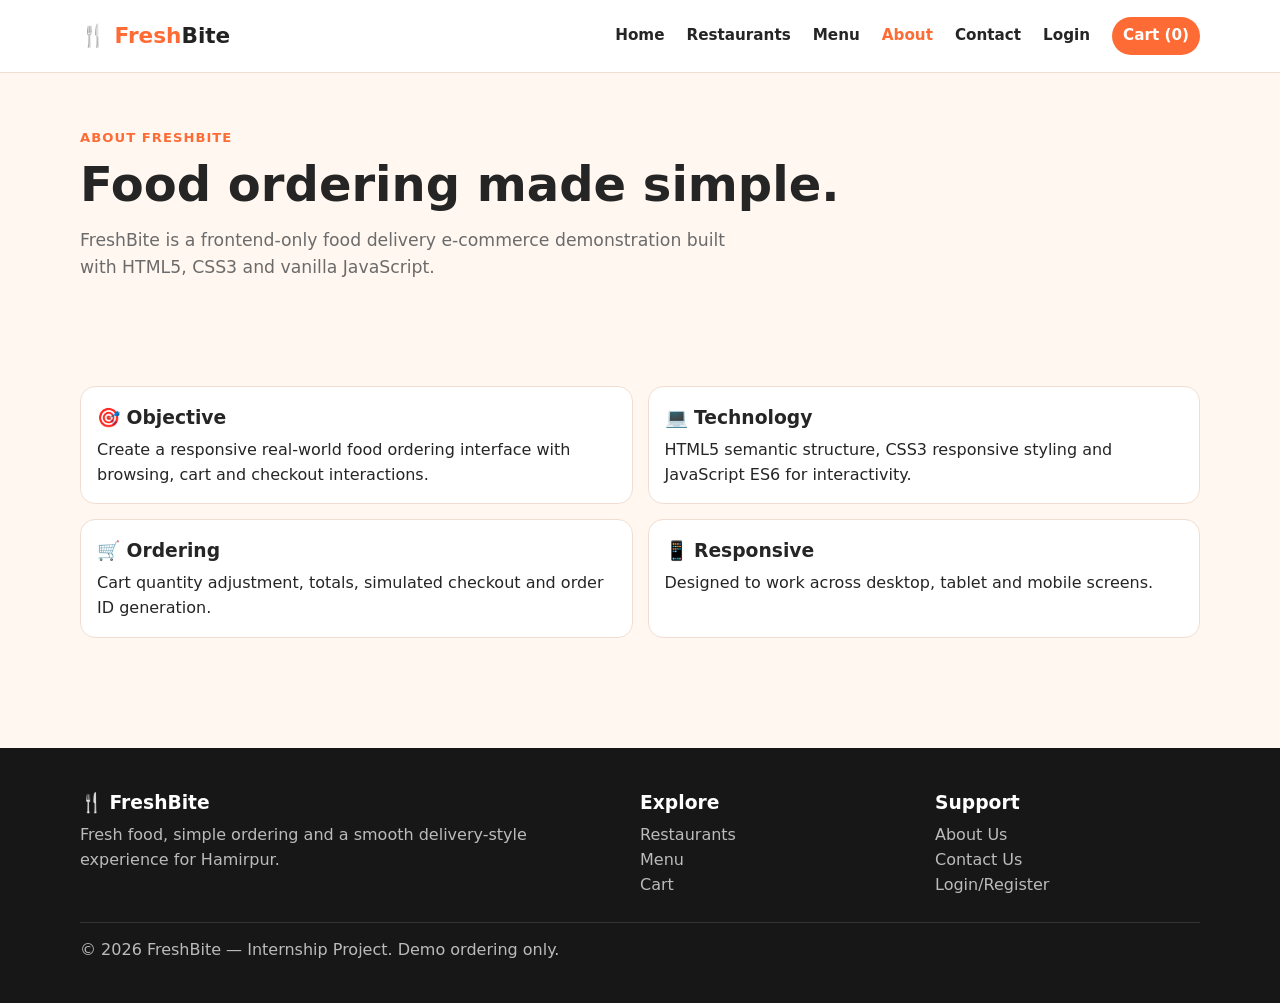
<file: about.html>
<!doctype html><html lang="en"><head><meta charset="utf-8"><meta name="viewport" content="width=device-width,initial-scale=1"><meta name="description" content="FreshBite online food ordering internship project for Hamirpur, Himachal Pradesh"><title>About Us | FreshBite</title><link rel="stylesheet" href="style.css"></head><body><header><div class="container nav">
<a class="logo" href="index.html">🍴 Fresh<span>Bite</span></a>
<button class="menu-btn" aria-label="Menu">☰</button>
<nav class="navlinks">
<a class="" href="index.html">Home</a>
<a class="" href="restaurants.html">Restaurants</a>
<a class="" href="menu.html">Menu</a>
<a class="active" href="about.html">About</a>
<a class="" href="contact.html">Contact</a>
<a href="auth.html">Login</a>
<a class="cart-pill" href="cart.html">Cart (<span class="cart-count">0</span>)</a>
</nav></div></header><main><section class="page-title"><div class="container"><div class="eyebrow">About FreshBite</div><h1 style="font-size:3rem">Food ordering made simple.</h1><p class="lead">FreshBite is a frontend-only food delivery e-commerce demonstration built with HTML5, CSS3 and vanilla JavaScript.</p></div></section><section class="section"><div class="container"><div class="feature-list"><div class="feature"><h3>🎯 Objective</h3><p>Create a responsive real-world food ordering interface with browsing, cart and checkout interactions.</p></div><div class="feature"><h3>💻 Technology</h3><p>HTML5 semantic structure, CSS3 responsive styling and JavaScript ES6 for interactivity.</p></div><div class="feature"><h3>🛒 Ordering</h3><p>Cart quantity adjustment, totals, simulated checkout and order ID generation.</p></div><div class="feature"><h3>📱 Responsive</h3><p>Designed to work across desktop, tablet and mobile screens.</p></div></div></div></section></main><footer><div class="container footer-grid">
<div><h3>🍴 FreshBite</h3><p>Fresh food, simple ordering and a smooth delivery-style experience for Hamirpur.</p></div>
<div><h3>Explore</h3><p><a href="restaurants.html">Restaurants</a></p><p><a href="menu.html">Menu</a></p><p><a href="cart.html">Cart</a></p></div>
<div><h3>Support</h3><p><a href="about.html">About Us</a></p><p><a href="contact.html">Contact Us</a></p><p><a href="auth.html">Login/Register</a></p></div>
</div><div class="container" style="margin-top:25px;border-top:1px solid #333;padding-top:15px"><p>© <span id="year"></span> FreshBite — Internship Project. Demo ordering only.</p></div></footer><div id="toast" class="toast"></div><script src="app.js"></script></body></html>
</file>
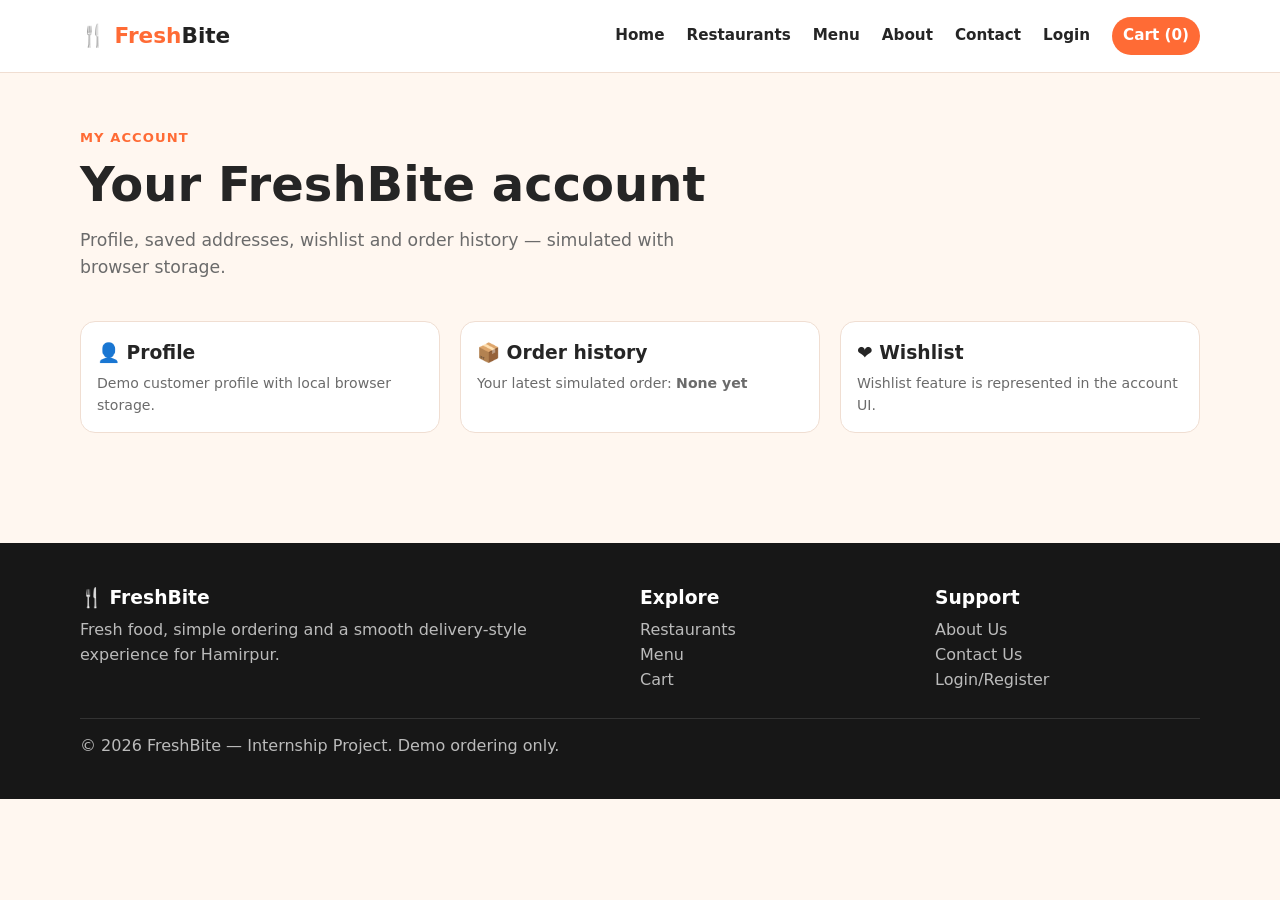
<file: account.html>
<!doctype html><html lang="en"><head><meta charset="utf-8"><meta name="viewport" content="width=device-width,initial-scale=1"><meta name="description" content="FreshBite online food ordering internship project for Hamirpur, Himachal Pradesh"><title>User Account | FreshBite</title><link rel="stylesheet" href="style.css"></head><body><header><div class="container nav">
<a class="logo" href="index.html">🍴 Fresh<span>Bite</span></a>
<button class="menu-btn" aria-label="Menu">☰</button>
<nav class="navlinks">
<a class="" href="index.html">Home</a>
<a class="" href="restaurants.html">Restaurants</a>
<a class="" href="menu.html">Menu</a>
<a class="" href="about.html">About</a>
<a class="" href="contact.html">Contact</a>
<a href="auth.html">Login</a>
<a class="cart-pill" href="cart.html">Cart (<span class="cart-count">0</span>)</a>
</nav></div></header><main><section class="page-title"><div class="container"><div class="eyebrow">My account</div><h1 style="font-size:3rem">Your FreshBite account</h1><p class="lead">Profile, saved addresses, wishlist and order history — simulated with browser storage.</p></div></section><section class="section" style="padding-top:10px"><div class="container"><div class="grid"><div class="feature"><h3>👤 Profile</h3><p class="small">Demo customer profile with local browser storage.</p></div><div class="feature"><h3>📦 Order history</h3><p class="small">Your latest simulated order: <b id="lastOrder">None yet</b></p></div><div class="feature"><h3>❤️ Wishlist</h3><p class="small">Wishlist feature is represented in the account UI.</p></div></div></div></section><script>document.addEventListener('DOMContentLoaded',()=>{document.getElementById('lastOrder').textContent=localStorage.getItem('freshbiteLastOrder')||'None yet'})</script></main><footer><div class="container footer-grid">
<div><h3>🍴 FreshBite</h3><p>Fresh food, simple ordering and a smooth delivery-style experience for Hamirpur.</p></div>
<div><h3>Explore</h3><p><a href="restaurants.html">Restaurants</a></p><p><a href="menu.html">Menu</a></p><p><a href="cart.html">Cart</a></p></div>
<div><h3>Support</h3><p><a href="about.html">About Us</a></p><p><a href="contact.html">Contact Us</a></p><p><a href="auth.html">Login/Register</a></p></div>
</div><div class="container" style="margin-top:25px;border-top:1px solid #333;padding-top:15px"><p>© <span id="year"></span> FreshBite — Internship Project. Demo ordering only.</p></div></footer><div id="toast" class="toast"></div><script src="app.js"></script></body></html>
</file>
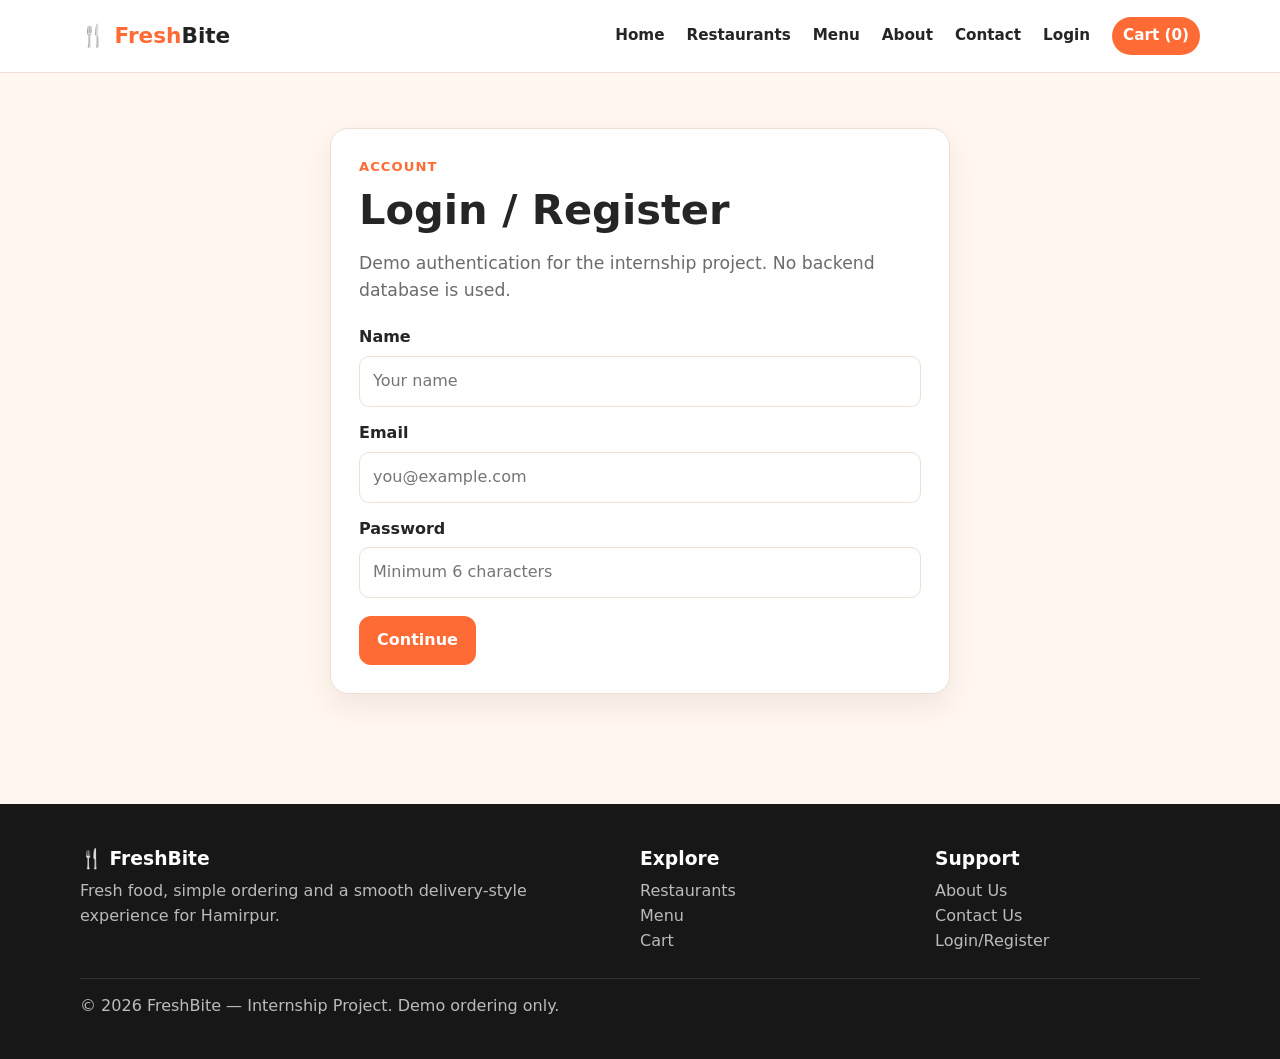
<file: auth.html>
<!doctype html><html lang="en"><head><meta charset="utf-8"><meta name="viewport" content="width=device-width,initial-scale=1"><meta name="description" content="FreshBite online food ordering internship project for Hamirpur, Himachal Pradesh"><title>Login / Register | FreshBite</title><link rel="stylesheet" href="style.css"></head><body><header><div class="container nav">
<a class="logo" href="index.html">🍴 Fresh<span>Bite</span></a>
<button class="menu-btn" aria-label="Menu">☰</button>
<nav class="navlinks">
<a class="" href="index.html">Home</a>
<a class="" href="restaurants.html">Restaurants</a>
<a class="" href="menu.html">Menu</a>
<a class="" href="about.html">About</a>
<a class="" href="contact.html">Contact</a>
<a href="auth.html">Login</a>
<a class="cart-pill" href="cart.html">Cart (<span class="cart-count">0</span>)</a>
</nav></div></header><main><section class="section"><div class="container" style="max-width:620px"><div class="card" style="padding:28px"><div class="eyebrow">Account</div><h1 style="font-size:2.6rem">Login / Register</h1><p class="lead">Demo authentication for the internship project. No backend database is used.</p><form id="authForm" style="margin-top:22px"><div class="form-group"><label>Name</label><input class="form-control" required placeholder="Your name"></div><div class="form-group" style="margin-top:14px"><label>Email</label><input id="email" type="email" class="form-control" required placeholder="you@example.com"></div><div class="form-group" style="margin-top:14px"><label>Password</label><input type="password" class="form-control" required minlength="6" placeholder="Minimum 6 characters"></div><button class="btn btn-primary" style="margin-top:18px" type="submit">Continue</button></form></div></div></section></main><footer><div class="container footer-grid">
<div><h3>🍴 FreshBite</h3><p>Fresh food, simple ordering and a smooth delivery-style experience for Hamirpur.</p></div>
<div><h3>Explore</h3><p><a href="restaurants.html">Restaurants</a></p><p><a href="menu.html">Menu</a></p><p><a href="cart.html">Cart</a></p></div>
<div><h3>Support</h3><p><a href="about.html">About Us</a></p><p><a href="contact.html">Contact Us</a></p><p><a href="auth.html">Login/Register</a></p></div>
</div><div class="container" style="margin-top:25px;border-top:1px solid #333;padding-top:15px"><p>© <span id="year"></span> FreshBite — Internship Project. Demo ordering only.</p></div></footer><div id="toast" class="toast"></div><script src="app.js"></script></body></html>
</file>
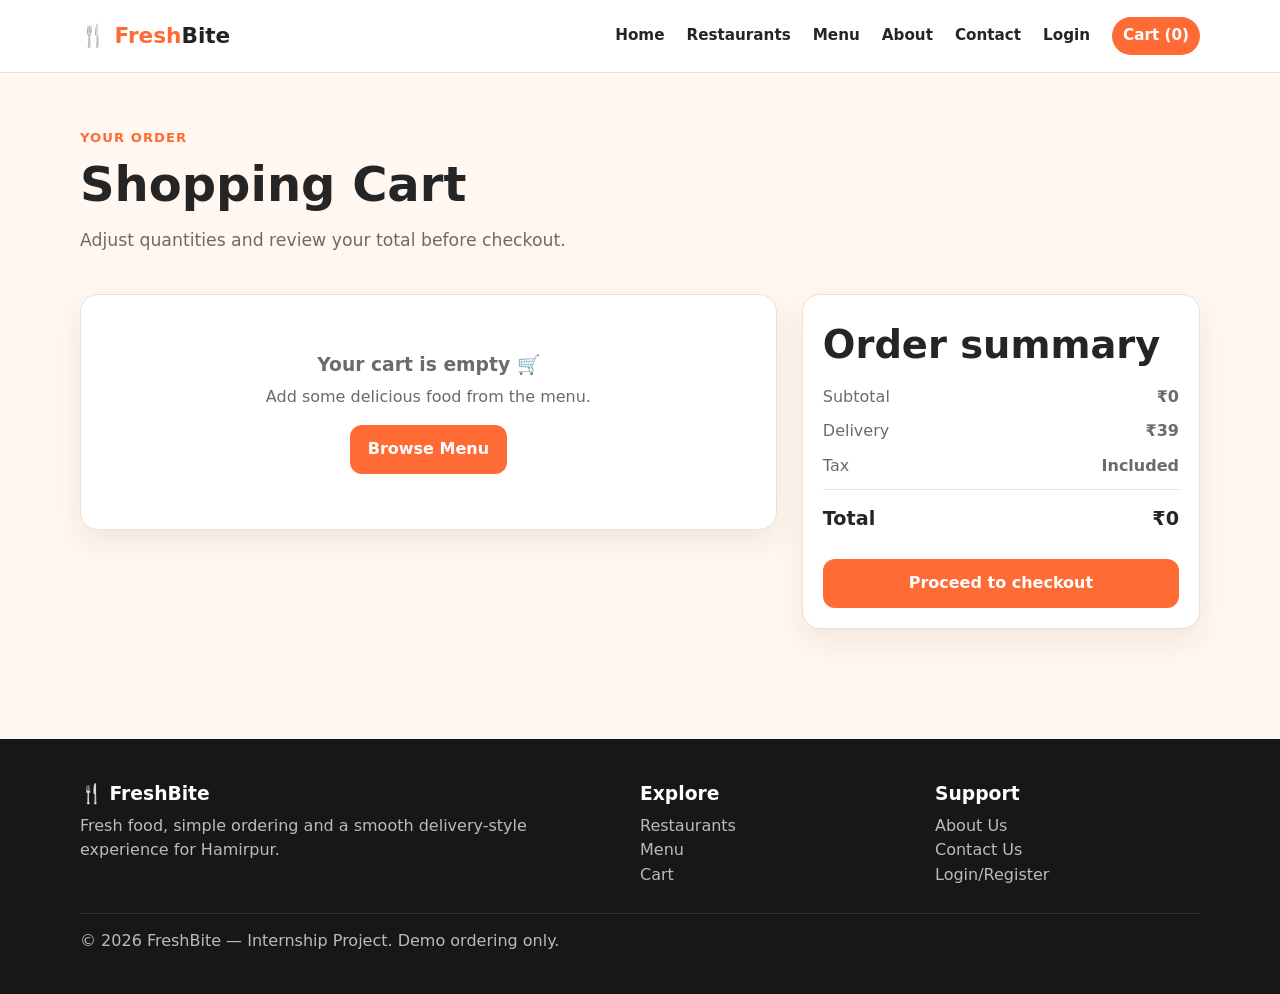
<file: cart.html>
<!doctype html><html lang="en"><head><meta charset="utf-8"><meta name="viewport" content="width=device-width,initial-scale=1"><meta name="description" content="FreshBite online food ordering internship project for Hamirpur, Himachal Pradesh"><title>Shopping Cart | FreshBite</title><link rel="stylesheet" href="style.css"></head><body><header><div class="container nav">
<a class="logo" href="index.html">🍴 Fresh<span>Bite</span></a>
<button class="menu-btn" aria-label="Menu">☰</button>
<nav class="navlinks">
<a class="" href="index.html">Home</a>
<a class="" href="restaurants.html">Restaurants</a>
<a class="" href="menu.html">Menu</a>
<a class="" href="about.html">About</a>
<a class="" href="contact.html">Contact</a>
<a href="auth.html">Login</a>
<a class="cart-pill" href="cart.html">Cart (<span class="cart-count">0</span>)</a>
</nav></div></header><main><section class="page-title"><div class="container"><div class="eyebrow">Your order</div><h1 style="font-size:3rem">Shopping Cart</h1><p class="lead">Adjust quantities and review your total before checkout.</p></div></section><section class="section" style="padding-top:10px"><div class="container cart-layout"><div class="card"><div id="cartItems"></div></div><aside class="summary"><h2>Order summary</h2><div class="summary-row"><span>Subtotal</span><b id="subtotal">₹0</b></div><div class="summary-row"><span>Delivery</span><b>₹39</b></div><div class="summary-row"><span>Tax</span><b>Included</b></div><div class="summary-row total"><span>Total</span><b id="total">₹39</b></div><a class="btn btn-primary" href="checkout.html" style="width:100%;margin-top:15px">Proceed to checkout</a></aside></div></section></main><footer><div class="container footer-grid">
<div><h3>🍴 FreshBite</h3><p>Fresh food, simple ordering and a smooth delivery-style experience for Hamirpur.</p></div>
<div><h3>Explore</h3><p><a href="restaurants.html">Restaurants</a></p><p><a href="menu.html">Menu</a></p><p><a href="cart.html">Cart</a></p></div>
<div><h3>Support</h3><p><a href="about.html">About Us</a></p><p><a href="contact.html">Contact Us</a></p><p><a href="auth.html">Login/Register</a></p></div>
</div><div class="container" style="margin-top:25px;border-top:1px solid #333;padding-top:15px"><p>© <span id="year"></span> FreshBite — Internship Project. Demo ordering only.</p></div></footer><div id="toast" class="toast"></div><script src="app.js?v=2"></script></script></body></html>
</file>
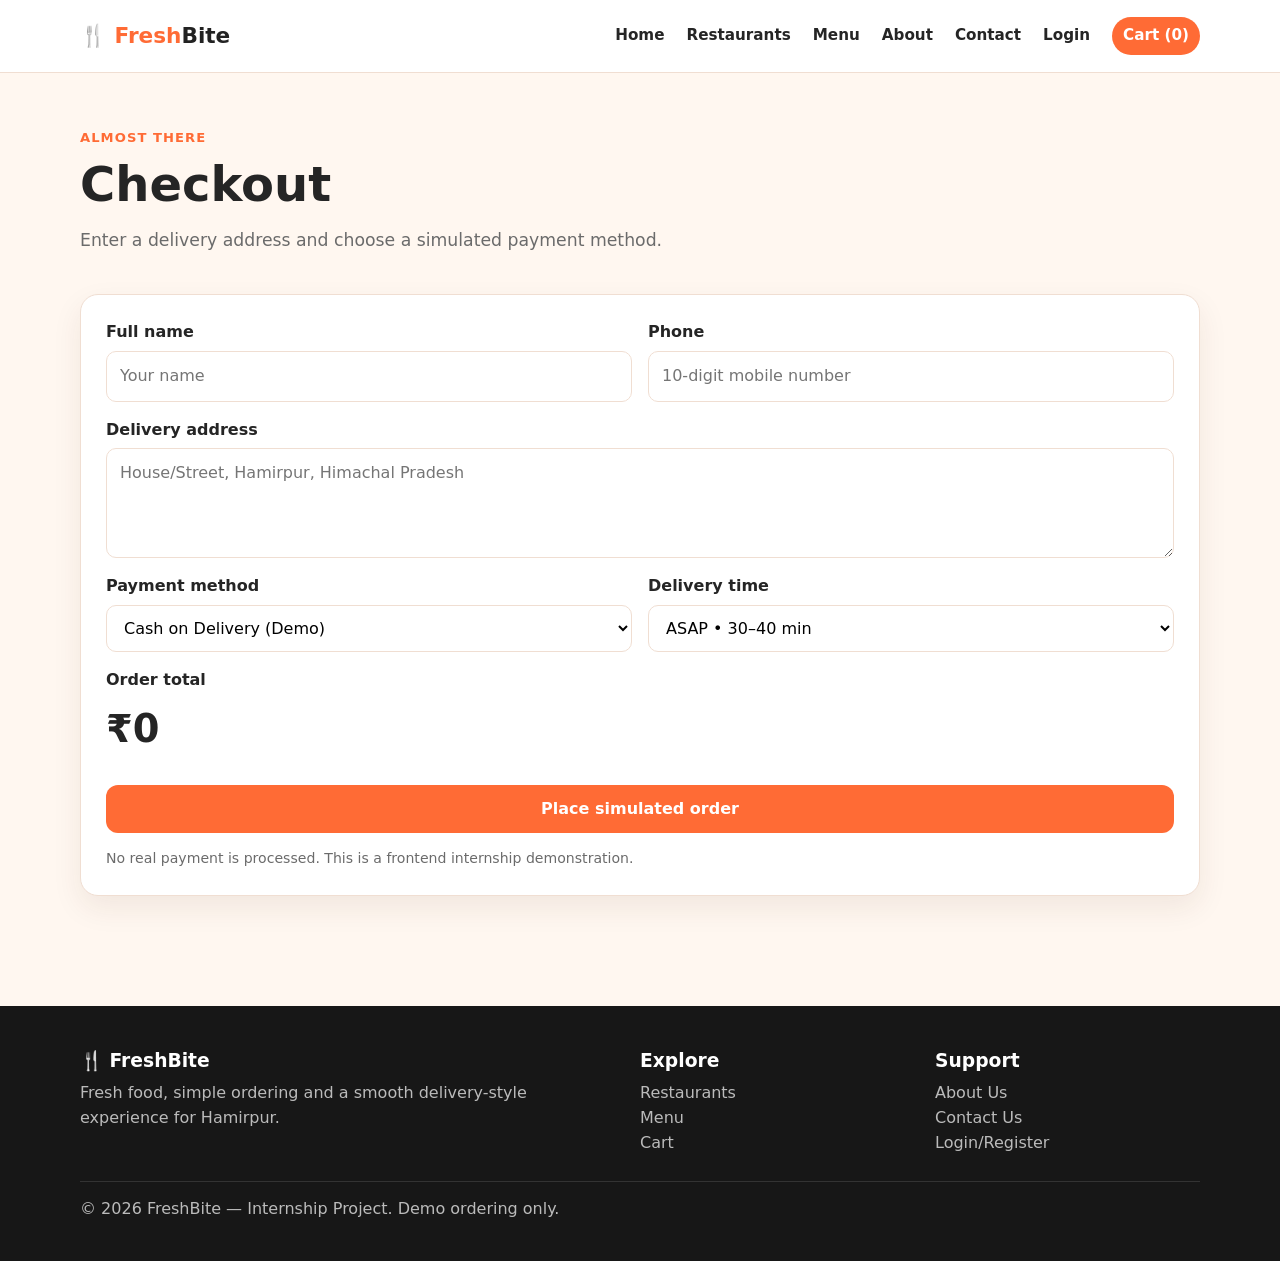
<file: checkout.html>
<!doctype html><html lang="en"><head><meta charset="utf-8"><meta name="viewport" content="width=device-width,initial-scale=1"><meta name="description" content="FreshBite online food ordering internship project for Hamirpur, Himachal Pradesh"><title>Checkout | FreshBite</title><link rel="stylesheet" href="style.css"></head><body><header><div class="container nav">
<a class="logo" href="index.html">🍴 Fresh<span>Bite</span></a>
<button class="menu-btn" aria-label="Menu">☰</button>
<nav class="navlinks">
<a class="" href="index.html">Home</a>
<a class="" href="restaurants.html">Restaurants</a>
<a class="" href="menu.html">Menu</a>
<a class="" href="about.html">About</a>
<a class="" href="contact.html">Contact</a>
<a href="auth.html">Login</a>
<a class="cart-pill" href="cart.html">Cart (<span class="cart-count">0</span>)</a>
</nav></div></header><main><section class="page-title"><div class="container"><div class="eyebrow">Almost there</div><h1 style="font-size:3rem">Checkout</h1><p class="lead">Enter a delivery address and choose a simulated payment method.</p></div></section><section class="section" style="padding-top:10px"><div class="container"><div class="card" style="padding:25px"><form id="checkoutForm" class="form-grid"><div class="form-group"><label>Full name</label><input class="form-control" required placeholder="Your name"></div><div class="form-group"><label>Phone</label><input class="form-control" required pattern="[0-9]{10}" placeholder="10-digit mobile number"></div><div class="form-group full"><label>Delivery address</label><textarea class="form-control" required placeholder="House/Street, Hamirpur, Himachal Pradesh"></textarea></div><div class="form-group"><label>Payment method</label><select class="form-control"><option>Cash on Delivery (Demo)</option><option>UPI (Simulated)</option><option>Card (Simulated)</option></select></div><div class="form-group"><label>Delivery time</label><select class="form-control"><option>ASAP • 30–40 min</option><option>45–60 min</option><option>Schedule for later</option></select></div><div class="form-group full"><label>Order total</label><h2 id="checkoutTotal">₹0</h2></div><div class="form-group full"><button class="btn btn-primary" type="submit">Place simulated order</button></div></form><div id="checkoutResult"></div><p class="small" style="margin-top:15px">No real payment is processed. This is a frontend internship demonstration.</p></div></div></section></main><footer><div class="container footer-grid">
<div><h3>🍴 FreshBite</h3><p>Fresh food, simple ordering and a smooth delivery-style experience for Hamirpur.</p></div>
<div><h3>Explore</h3><p><a href="restaurants.html">Restaurants</a></p><p><a href="menu.html">Menu</a></p><p><a href="cart.html">Cart</a></p></div>
<div><h3>Support</h3><p><a href="about.html">About Us</a></p><p><a href="contact.html">Contact Us</a></p><p><a href="auth.html">Login/Register</a></p></div>
</div><div class="container" style="margin-top:25px;border-top:1px solid #333;padding-top:15px"><p>© <span id="year"></span> FreshBite — Internship Project. Demo ordering only.</p></div></footer><div id="toast" class="toast"></div><script src="app.js?v=2"></script></script></body></html>
</file>
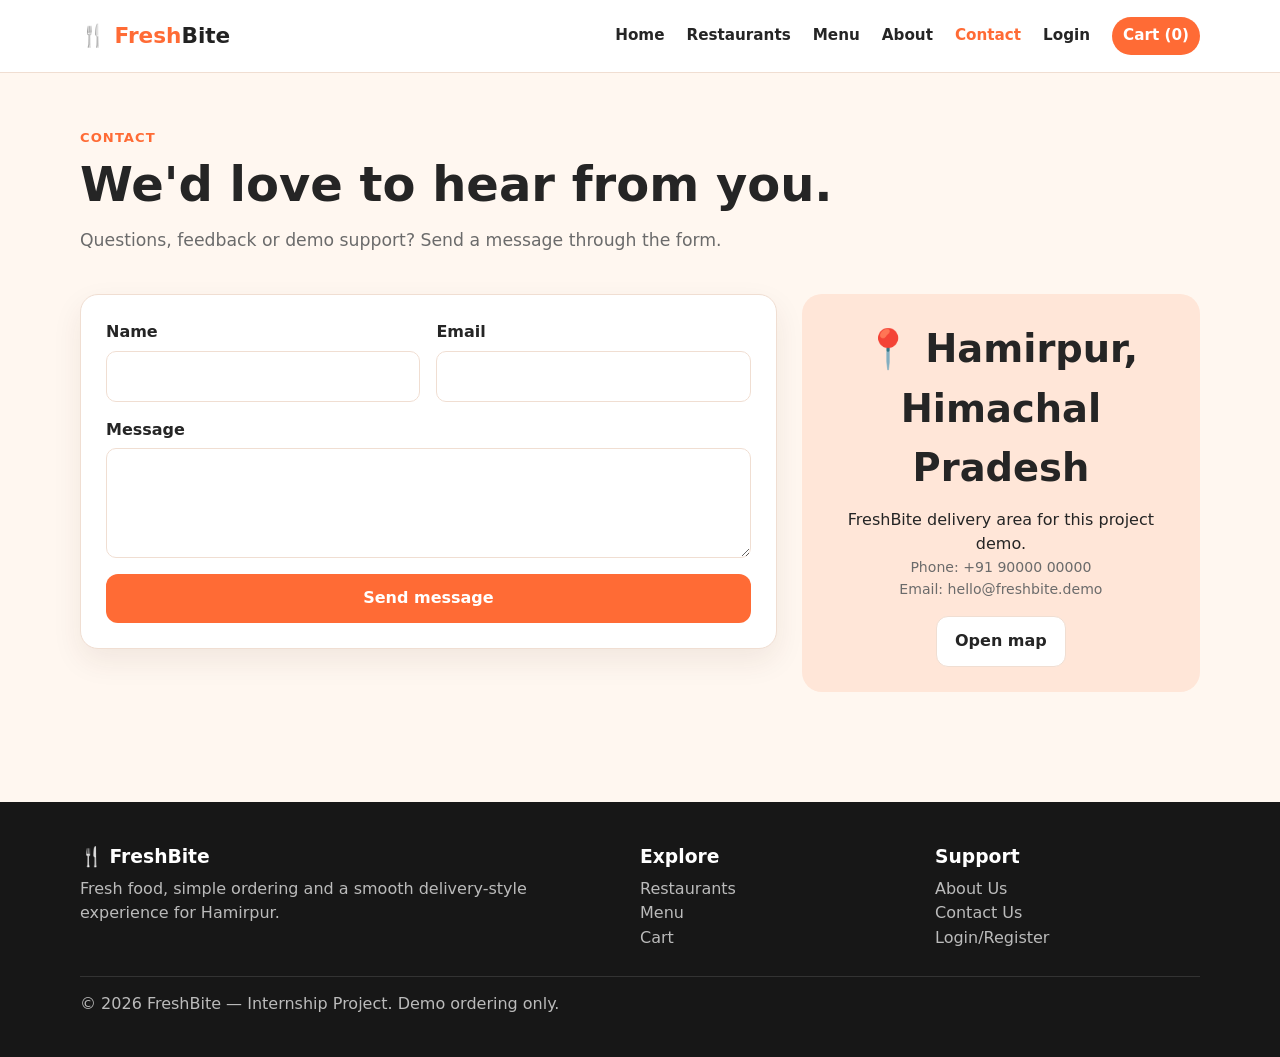
<file: contact.html>
<!doctype html><html lang="en"><head><meta charset="utf-8"><meta name="viewport" content="width=device-width,initial-scale=1"><meta name="description" content="FreshBite online food ordering internship project for Hamirpur, Himachal Pradesh"><title>Contact Us | FreshBite</title><link rel="stylesheet" href="style.css"></head><body><header><div class="container nav">
<a class="logo" href="index.html">🍴 Fresh<span>Bite</span></a>
<button class="menu-btn" aria-label="Menu">☰</button>
<nav class="navlinks">
<a class="" href="index.html">Home</a>
<a class="" href="restaurants.html">Restaurants</a>
<a class="" href="menu.html">Menu</a>
<a class="" href="about.html">About</a>
<a class="active" href="contact.html">Contact</a>
<a href="auth.html">Login</a>
<a class="cart-pill" href="cart.html">Cart (<span class="cart-count">0</span>)</a>
</nav></div></header><main><section class="page-title"><div class="container"><div class="eyebrow">Contact</div><h1 style="font-size:3rem">We'd love to hear from you.</h1><p class="lead">Questions, feedback or demo support? Send a message through the form.</p></div></section><section class="section" style="padding-top:10px"><div class="container cart-layout"><div class="card" style="padding:25px"><form onsubmit="event.preventDefault();toast('Message sent — demo only');this.reset()"><div class="form-grid"><div class="form-group"><label>Name</label><input class="form-control" required></div><div class="form-group"><label>Email</label><input class="form-control" type="email" required></div><div class="form-group full"><label>Message</label><textarea class="form-control" required></textarea></div><div class="form-group full"><button class="btn btn-primary">Send message</button></div></div></form></div><div class="map-box"><div><h2>📍 Hamirpur, Himachal Pradesh</h2><p>FreshBite delivery area for this project demo.</p><p class="small">Phone: +91 90000 00000<br>Email: hello@freshbite.demo</p><a class="btn btn-secondary" target="_blank" href="https://www.google.com/maps/search/?api=1&query=Hamirpur%2C%20Himachal%20Pradesh" style="margin-top:15px">Open map</a></div></div></div></section></main><footer><div class="container footer-grid">
<div><h3>🍴 FreshBite</h3><p>Fresh food, simple ordering and a smooth delivery-style experience for Hamirpur.</p></div>
<div><h3>Explore</h3><p><a href="restaurants.html">Restaurants</a></p><p><a href="menu.html">Menu</a></p><p><a href="cart.html">Cart</a></p></div>
<div><h3>Support</h3><p><a href="about.html">About Us</a></p><p><a href="contact.html">Contact Us</a></p><p><a href="auth.html">Login/Register</a></p></div>
</div><div class="container" style="margin-top:25px;border-top:1px solid #333;padding-top:15px"><p>© <span id="year"></span> FreshBite — Internship Project. Demo ordering only.</p></div></footer><div id="toast" class="toast"></div><script src="app.js"></script></body></html>
</file>
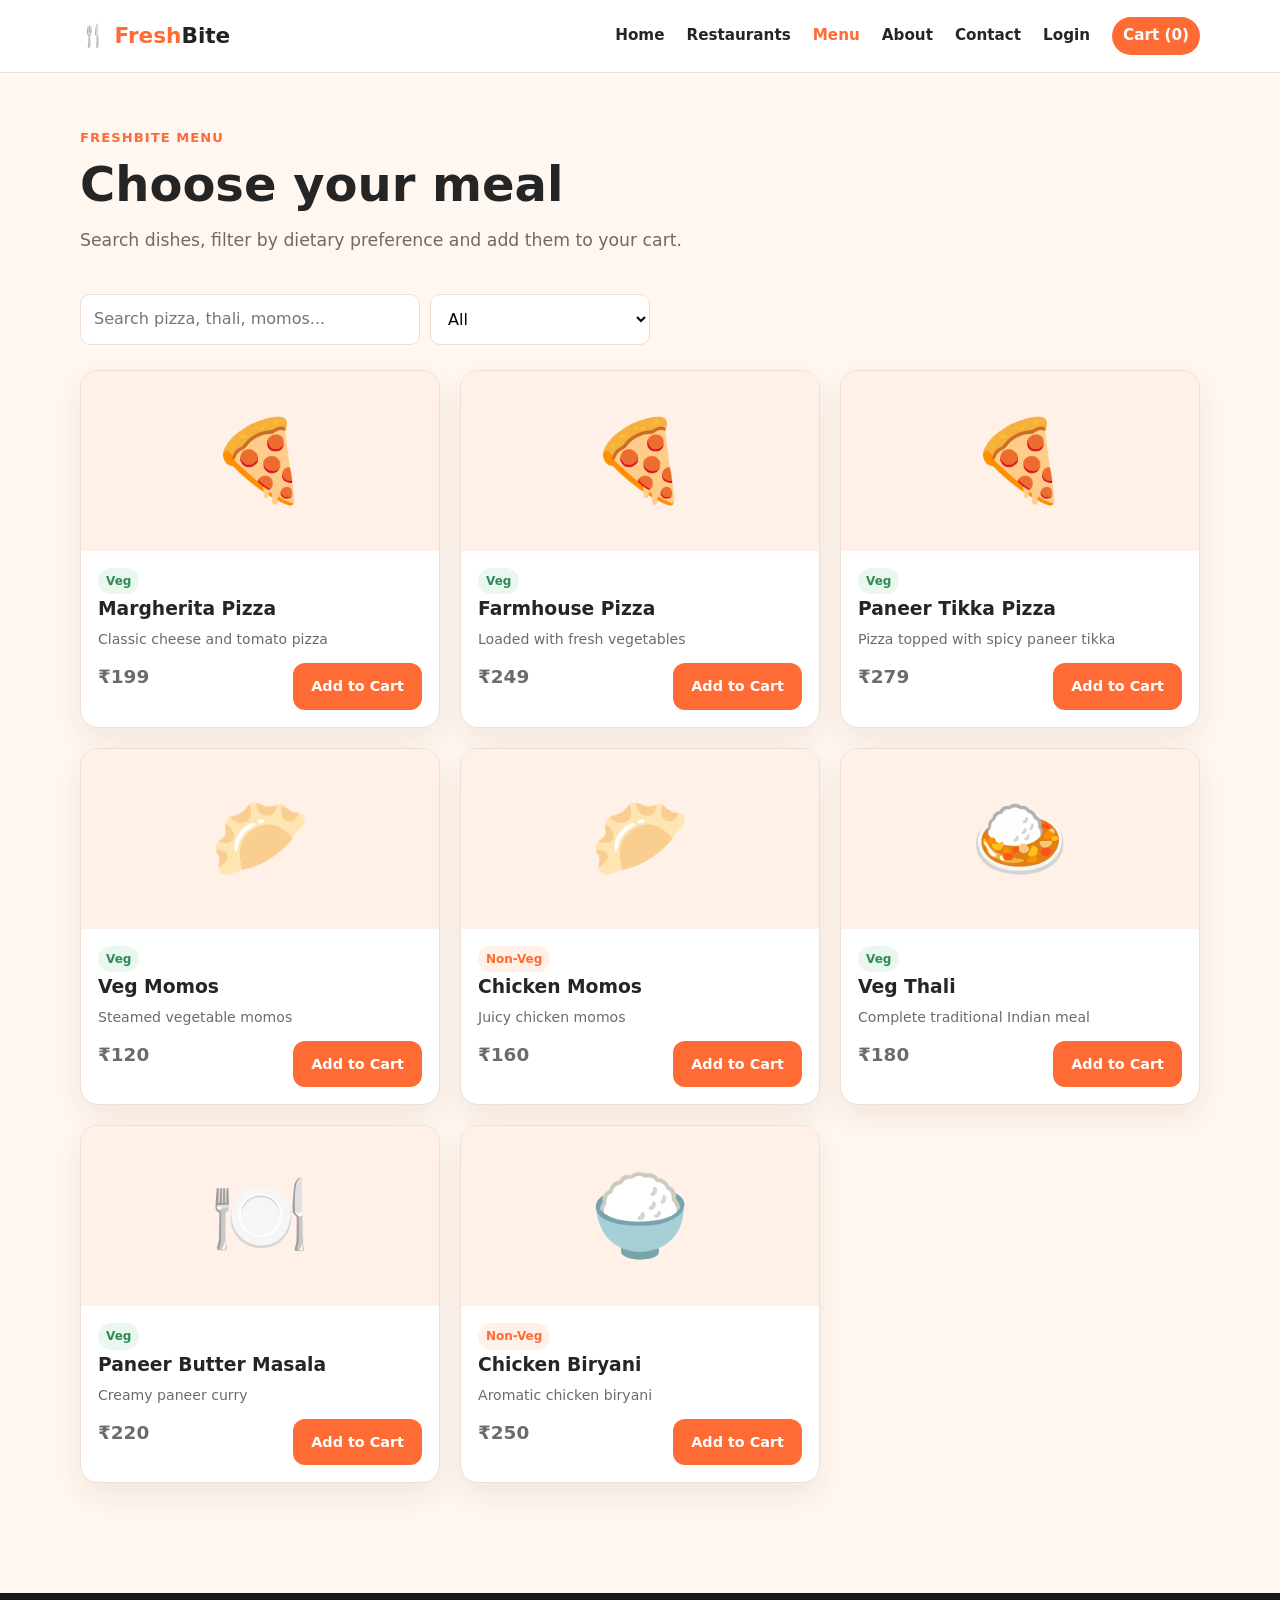
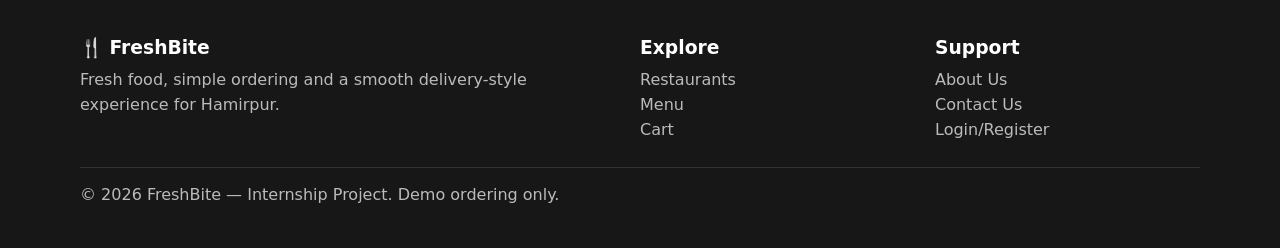
<file: menu.html>
<!doctype html><html lang="en"><head><meta charset="utf-8"><meta name="viewport" content="width=device-width,initial-scale=1"><meta name="description" content="FreshBite online food ordering internship project for Hamirpur, Himachal Pradesh"><title>Menu | FreshBite</title><link rel="stylesheet" href="style.css"></head><body><header><div class="container nav">
<a class="logo" href="index.html">🍴 Fresh<span>Bite</span></a>
<button class="menu-btn" aria-label="Menu">☰</button>
<nav class="navlinks">
<a class="" href="index.html">Home</a>
<a class="" href="restaurants.html">Restaurants</a>
<a class="active" href="menu.html">Menu</a>
<a class="" href="about.html">About</a>
<a class="" href="contact.html">Contact</a>
<a href="auth.html">Login</a>
<a class="cart-pill" href="cart.html">Cart (<span class="cart-count">0</span>)</a>
</nav></div></header><main><section class="page-title"><div class="container"><div class="eyebrow">FreshBite menu</div><h1 style="font-size:3rem">Choose your meal</h1><p class="lead">Search dishes, filter by dietary preference and add them to your cart.</p></div></section><section class="section" style="padding-top:10px"><div class="container"><div class="filters"><input id="foodSearch" placeholder="Search pizza, thali, momos..."><select id="dietFilter" style="max-width:220px"><option>All</option><option>Veg</option><option>Non-Veg</option></select></div><div id="foodGrid" class="grid"></div></div></section></main><footer><div class="container footer-grid">
<div><h3>🍴 FreshBite</h3><p>Fresh food, simple ordering and a smooth delivery-style experience for Hamirpur.</p></div>
<div><h3>Explore</h3><p><a href="restaurants.html">Restaurants</a></p><p><a href="menu.html">Menu</a></p><p><a href="cart.html">Cart</a></p></div>
<div><h3>Support</h3><p><a href="about.html">About Us</a></p><p><a href="contact.html">Contact Us</a></p><p><a href="auth.html">Login/Register</a></p></div>
</div><div class="container" style="margin-top:25px;border-top:1px solid #333;padding-top:15px"><p>© <span id="year"></span> FreshBite — Internship Project. Demo ordering only.</p></div></footer><div id="toast" class="toast"></div><script src="app.js?v=2"></script></script></body></html>
</file>
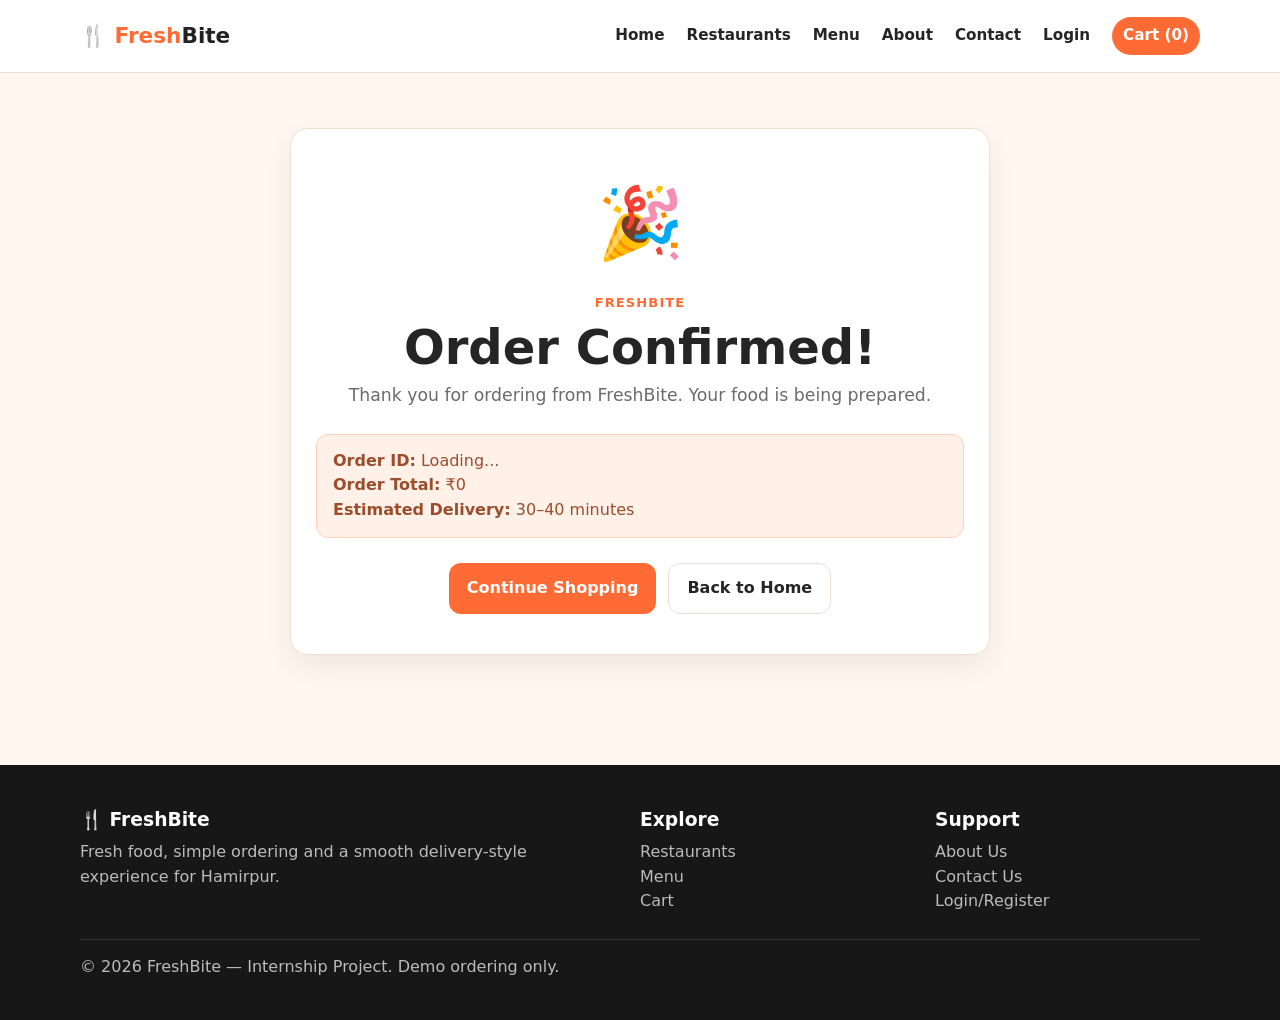
<file: order-success.html>
<!doctype html>
<html lang="en">

<head>
    <meta charset="utf-8">
    <meta name="viewport" content="width=device-width,initial-scale=1">

    <meta name="description"
          content="FreshBite order confirmation">

    <title>Order Confirmed | FreshBite</title>

    <link rel="stylesheet" href="style.css">
</head>

<body>

<header>
    <div class="container nav">

        <a class="logo" href="index.html">
            🍴 Fresh<span>Bite</span>
        </a>

        <button class="menu-btn" aria-label="Menu">
            ☰
        </button>

        <nav class="navlinks">

            <a href="index.html">Home</a>

            <a href="restaurants.html">
                Restaurants
            </a>

            <a href="menu.html">
                Menu
            </a>

            <a href="about.html">
                About
            </a>

            <a href="contact.html">
                Contact
            </a>

            <a href="auth.html">
                Login
            </a>

            <a class="cart-pill" href="cart.html">
                Cart (<span class="cart-count">0</span>)
            </a>

        </nav>

    </div>
</header>


<main>

<section class="section">

    <div class="container">

        <div class="card"
             style="
                max-width:700px;
                margin:auto;
                padding:40px 25px;
                text-align:center;
             ">

            <div style="
                font-size:70px;
                margin-bottom:15px;
            ">
                🎉
            </div>

            <div class="eyebrow">
                FreshBite
            </div>

            <h1 style="
                font-size:3rem;
                margin:10px 0;
            ">
                Order Confirmed!
            </h1>

            <p class="lead"
               style="margin:auto;">
                Thank you for ordering from FreshBite.
                Your food is being prepared.
            </p>


            <div class="notice"
                 style="
                    margin-top:25px;
                    text-align:left;
                 ">

                <p>
                    <strong>Order ID:</strong>
                    <span id="orderId">
                        Loading...
                    </span>
                </p>

                <p>
                    <strong>Order Total:</strong>
                    <span id="orderTotal">
                        ₹0
                    </span>
                </p>

                <p>
                    <strong>Estimated Delivery:</strong>
                    30–40 minutes
                </p>

            </div>


            <div style="
                display:flex;
                gap:12px;
                justify-content:center;
                flex-wrap:wrap;
                margin-top:25px;
            ">

                <a href="menu.html"
                   class="btn btn-primary">
                    Continue Shopping
                </a>

                <a href="index.html"
                   class="btn btn-secondary">
                    Back to Home
                </a>

            </div>

        </div>

    </div>

</section>

</main>


<footer>

    <div class="container footer-grid">

        <div>
            <h3>🍴 FreshBite</h3>

            <p>
                Fresh food, simple ordering and a
                smooth delivery-style experience
                for Hamirpur.
            </p>
        </div>

        <div>

            <h3>Explore</h3>

            <p>
                <a href="restaurants.html">
                    Restaurants
                </a>
            </p>

            <p>
                <a href="menu.html">
                    Menu
                </a>
            </p>

            <p>
                <a href="cart.html">
                    Cart
                </a>
            </p>

        </div>

        <div>

            <h3>Support</h3>

            <p>
                <a href="about.html">
                    About Us
                </a>
            </p>

            <p>
                <a href="contact.html">
                    Contact Us
                </a>
            </p>

            <p>
                <a href="auth.html">
                    Login/Register
                </a>
            </p>

        </div>

    </div>


    <div class="container"
         style="
            margin-top:25px;
            border-top:1px solid #333;
            padding-top:15px;
         ">

        <p>
            © <span id="year"></span>
            FreshBite — Internship Project.
            Demo ordering only.
        </p>

    </div>

</footer>


<script src="app.js"></script>

</body>
              </html>
</file>
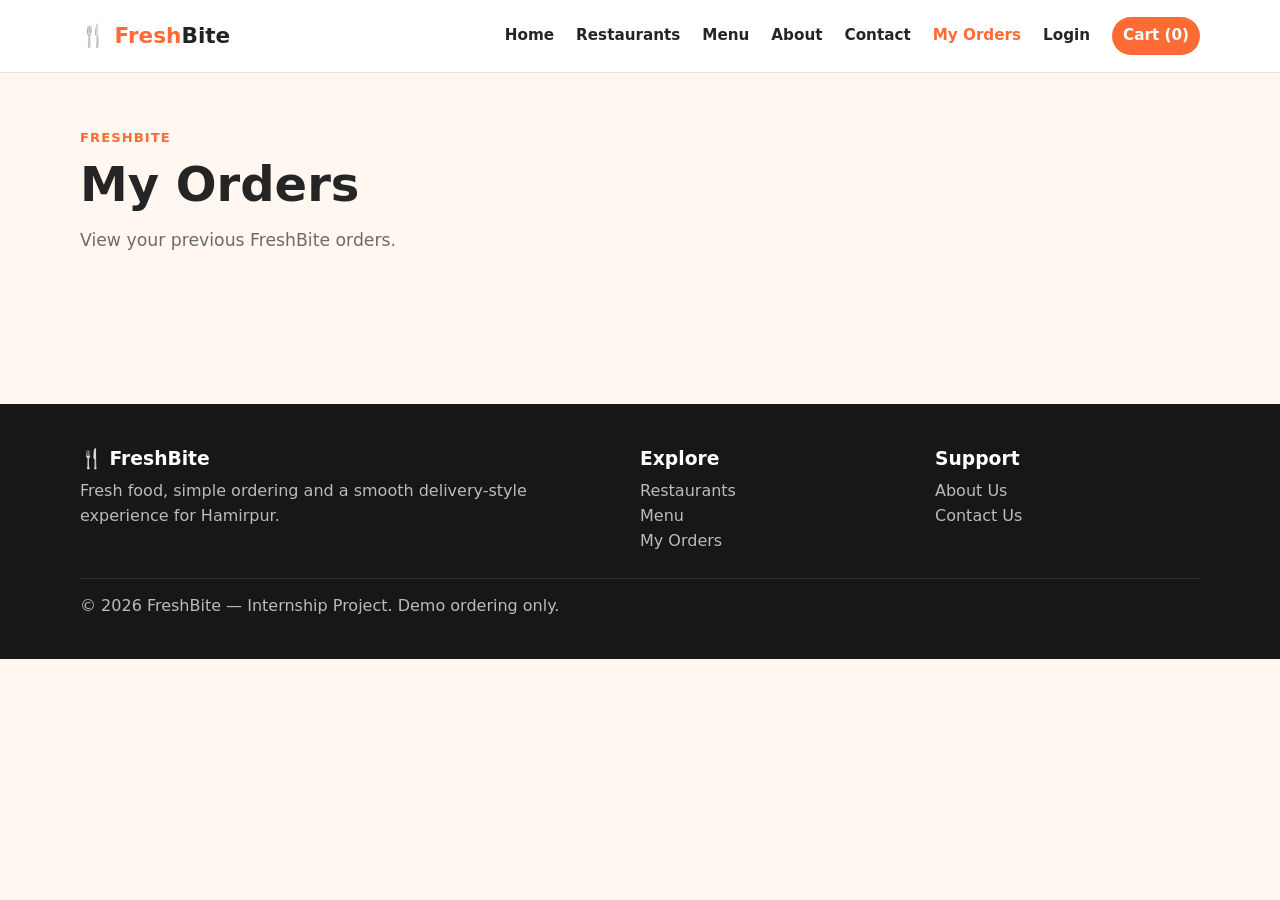
<file: orders.html>
<!doctype html>
<html lang="en">

<head>
    <meta charset="utf-8">
    <meta name="viewport" content="width=device-width,initial-scale=1">

    <meta name="description"
          content="FreshBite order history">

    <title>My Orders | FreshBite</title>

    <link rel="stylesheet" href="style.css">
</head>

<body>

<header>
    <div class="container nav">

        <a class="logo" href="index.html">
            🍴 Fresh<span>Bite</span>
        </a>

        <button class="menu-btn" aria-label="Menu">
            ☰
        </button>

        <nav class="navlinks">

            <a href="index.html">Home</a>

            <a href="restaurants.html">
                Restaurants
            </a>

            <a href="menu.html">
                Menu
            </a>

            <a href="about.html">
                About
            </a>

            <a href="contact.html">
                Contact
            </a>

            <a href="orders.html" class="active">
                My Orders
            </a>

            <a href="auth.html">
                Login
            </a>

            <a class="cart-pill" href="cart.html">
                Cart (<span class="cart-count">0</span>)
            </a>

        </nav>

    </div>
</header>


<main>

<section class="page-title">

    <div class="container">

        <div class="eyebrow">
            FreshBite
        </div>

        <h1 style="font-size:3rem">
            My Orders
        </h1>

        <p class="lead">
            View your previous FreshBite orders.
        </p>

    </div>

</section>


<section class="section" style="padding-top:10px">

    <div class="container">

        <div id="ordersList"></div>

    </div>

</section>

</main>


<footer>

    <div class="container footer-grid">

        <div>
            <h3>🍴 FreshBite</h3>

            <p>
                Fresh food, simple ordering and a
                smooth delivery-style experience
                for Hamirpur.
            </p>
        </div>

        <div>

            <h3>Explore</h3>

            <p>
                <a href="restaurants.html">
                    Restaurants
                </a>
            </p>

            <p>
                <a href="menu.html">
                    Menu
                </a>
            </p>

            <p>
                <a href="orders.html">
                    My Orders
                </a>
            </p>

        </div>

        <div>

            <h3>Support</h3>

            <p>
                <a href="about.html">
                    About Us
                </a>
            </p>

            <p>
                <a href="contact.html">
                    Contact Us
                </a>
            </p>

        </div>

    </div>


    <div class="container"
         style="
            margin-top:25px;
            border-top:1px solid #333;
            padding-top:15px;
         ">

        <p>
            © <span id="year"></span>
            FreshBite — Internship Project.
            Demo ordering only.
        </p>

    </div>

</footer>


<script src="app.js?v=2"></script>

</body>
          </html>
</file>
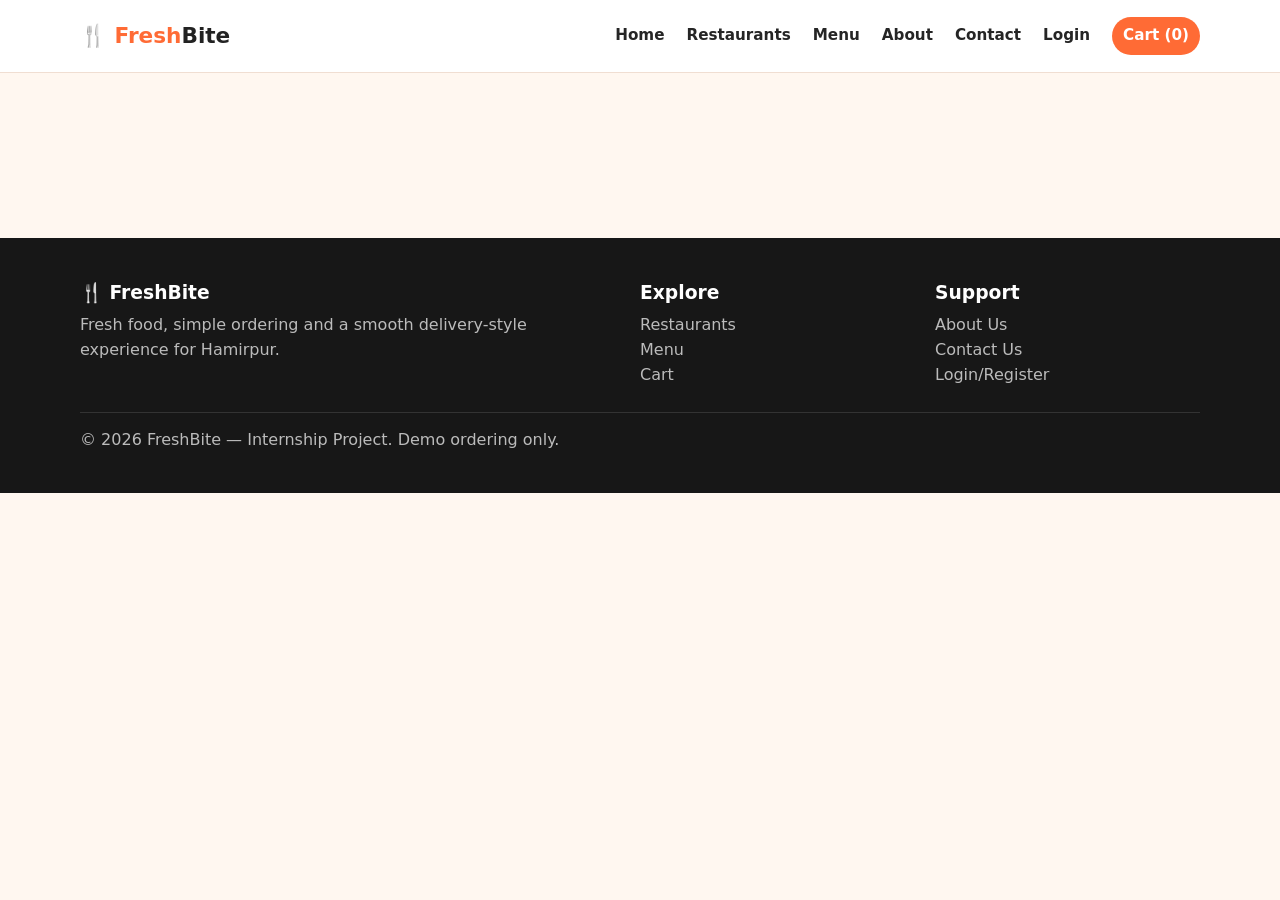
<file: product.html>
<!doctype html><html lang="en"><head><meta charset="utf-8"><meta name="viewport" content="width=device-width,initial-scale=1"><meta name="description" content="FreshBite online food ordering internship project for Hamirpur, Himachal Pradesh"><title>Product Detail | FreshBite</title><link rel="stylesheet" href="style.css"></head><body><header><div class="container nav">
<a class="logo" href="index.html">🍴 Fresh<span>Bite</span></a>
<button class="menu-btn" aria-label="Menu">☰</button>
<nav class="navlinks">
<a class="" href="index.html">Home</a>
<a class="" href="restaurants.html">Restaurants</a>
<a class="" href="menu.html">Menu</a>
<a class="" href="about.html">About</a>
<a class="" href="contact.html">Contact</a>
<a href="auth.html">Login</a>
<a class="cart-pill" href="cart.html">Cart (<span class="cart-count">0</span>)</a>
</nav></div></header><main><section class="section"><div class="container" id="productBox"></div></section></main><footer><div class="container footer-grid">
<div><h3>🍴 FreshBite</h3><p>Fresh food, simple ordering and a smooth delivery-style experience for Hamirpur.</p></div>
<div><h3>Explore</h3><p><a href="restaurants.html">Restaurants</a></p><p><a href="menu.html">Menu</a></p><p><a href="cart.html">Cart</a></p></div>
<div><h3>Support</h3><p><a href="about.html">About Us</a></p><p><a href="contact.html">Contact Us</a></p><p><a href="auth.html">Login/Register</a></p></div>
</div><div class="container" style="margin-top:25px;border-top:1px solid #333;padding-top:15px"><p>© <span id="year"></span> FreshBite — Internship Project. Demo ordering only.</p></div></footer><div id="toast" class="toast"></div><script src="app.js"></script></body></html>
</file>
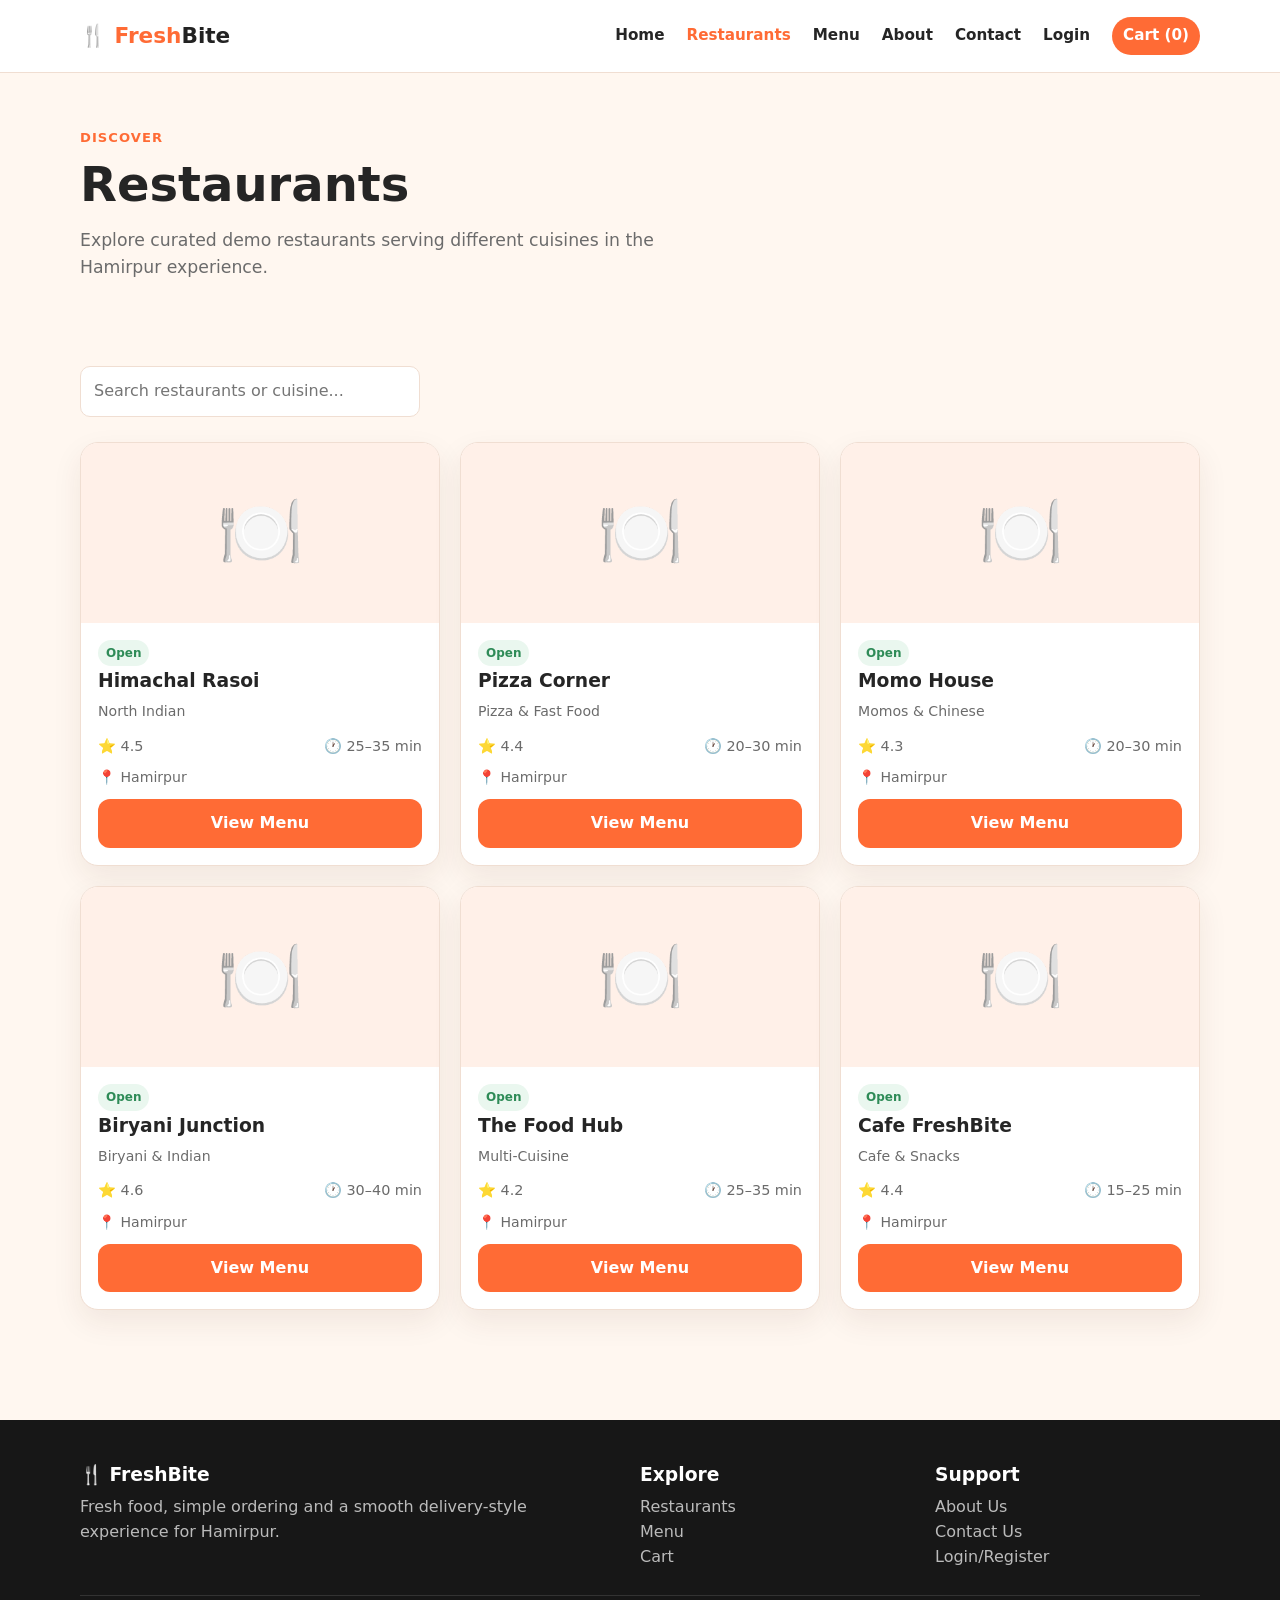
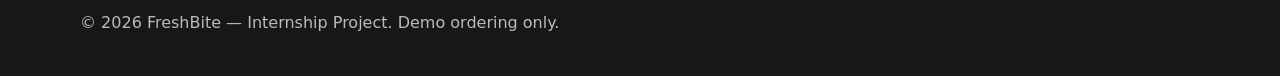
<file: restaurants.html>
<!doctype html><html lang="en"><head><meta charset="utf-8"><meta name="viewport" content="width=device-width,initial-scale=1"><meta name="description" content="FreshBite online food ordering internship project for Hamirpur, Himachal Pradesh"><title>Restaurants | FreshBite</title><link rel="stylesheet" href="style.css"></head><body><header><div class="container nav">
<a class="logo" href="index.html">🍴 Fresh<span>Bite</span></a>
<button class="menu-btn" aria-label="Menu">☰</button>
<nav class="navlinks">
<a class="" href="index.html">Home</a>
<a class="active" href="restaurants.html">Restaurants</a>
<a class="" href="menu.html">Menu</a>
<a class="" href="about.html">About</a>
<a class="" href="contact.html">Contact</a>
<a href="auth.html">Login</a>
<a class="cart-pill" href="cart.html">Cart (<span class="cart-count">0</span>)</a>
</nav></div></header><main><section class="page-title"><div class="container"><div class="eyebrow">Discover</div><h1 style="font-size:3rem">Restaurants</h1><p class="lead">Explore curated demo restaurants serving different cuisines in the Hamirpur experience.</p></div></section><section class="section"><div class="container"><div class="filters"><input placeholder="Search restaurants or cuisine..." oninput="filterRestaurants(this.value)"></div><div id="restaurantGrid" class="grid"></div></div></section><script>function filterRestaurants(q){q=q.toLowerCase();document.querySelectorAll('#restaurantGrid .card').forEach(c=>c.style.display=c.innerText.toLowerCase().includes(q)?'':'none')}</script></main><footer><div class="container footer-grid">
<div><h3>🍴 FreshBite</h3><p>Fresh food, simple ordering and a smooth delivery-style experience for Hamirpur.</p></div>
<div><h3>Explore</h3><p><a href="restaurants.html">Restaurants</a></p><p><a href="menu.html">Menu</a></p><p><a href="cart.html">Cart</a></p></div>
<div><h3>Support</h3><p><a href="about.html">About Us</a></p><p><a href="contact.html">Contact Us</a></p><p><a href="auth.html">Login/Register</a></p></div>
</div><div class="container" style="margin-top:25px;border-top:1px solid #333;padding-top:15px"><p>© <span id="year"></span> FreshBite — Internship Project. Demo ordering only.</p></div></footer><div id="toast" class="toast"></div><script src="app.js"></script></body></html>
</file>
<file: style.css>
:root{
  --primary:#ff6b35;
  --primary-dark:#e85b28;
  --cream:#fff7f0;
  --card:#ffffff;
  --text:#252525;
  --muted:#6b6b6b;
  --border:#f0ded2;
  --green:#2e8b57;
  --shadow:0 12px 30px rgba(80,40,20,.08);
}
*{box-sizing:border-box;margin:0;padding:0}
html{scroll-behavior:smooth}
body{font-family:Inter,system-ui,-apple-system,BlinkMacSystemFont,"Segoe UI",sans-serif;background:var(--cream);color:var(--text);line-height:1.55}
a{text-decoration:none;color:inherit}
img{max-width:100%;display:block}
button,input,select,textarea{font:inherit}
.container{width:min(1120px,92%);margin:auto}
header{position:sticky;top:0;z-index:50;background:rgba(255,255,255,.96);backdrop-filter:blur(12px);border-bottom:1px solid var(--border)}
.nav{height:72px;display:flex;align-items:center;justify-content:space-between;gap:20px}
.logo{font-weight:900;font-size:1.35rem;color:var(--primary)}
.logo span{color:#222}
.navlinks{display:flex;align-items:center;gap:22px;font-weight:700;font-size:.95rem}
.navlinks a:hover,.navlinks a.active{color:var(--primary)}
.menu-btn{display:none;border:0;background:none;font-size:1.7rem}
.cart-pill{background:var(--primary);color:white;padding:7px 11px;border-radius:999px;font-weight:800}
.hero{padding:70px 0 50px}
.hero-grid{display:grid;grid-template-columns:1.05fr .95fr;gap:45px;align-items:center}
.eyebrow{color:var(--primary);font-weight:900;text-transform:uppercase;letter-spacing:.08em;font-size:.82rem}
h1{font-size:clamp(2.4rem,5vw,4.7rem);line-height:1.02;margin:12px 0 18px}
h2{font-size:clamp(1.7rem,3vw,2.5rem);margin-bottom:10px}
h3{margin-bottom:6px}
.lead{font-size:1.08rem;color:var(--muted);max-width:650px}
.hero-actions{display:flex;gap:12px;flex-wrap:wrap;margin:25px 0}
.btn{border:0;border-radius:12px;padding:12px 18px;font-weight:800;cursor:pointer;display:inline-flex;align-items:center;justify-content:center;gap:8px}
.btn-primary{background:var(--primary);color:white}
.btn-primary:hover{background:var(--primary-dark)}
.btn-secondary{background:white;border:1px solid var(--border)}
.btn-danger{background:#fee2e2;color:#991b1b}
.hero-card{border-radius:28px;overflow:hidden;box-shadow:var(--shadow);background:white}
.hero-card img{height:420px;width:100%;object-fit:cover}
.section{padding:55px 0}
.section-head{display:flex;align-items:end;justify-content:space-between;gap:20px;margin-bottom:25px}
.section-head p{color:var(--muted)}
.grid{display:grid;grid-template-columns:repeat(3,1fr);gap:20px}
.grid-4{display:grid;grid-template-columns:repeat(4,1fr);gap:18px}
.card{background:var(--card);border:1px solid var(--border);border-radius:18px;overflow:hidden;box-shadow:var(--shadow)}
.card-body{padding:17px}
.card img{width:100%;height:210px;object-fit:cover}
.meta{display:flex;justify-content:space-between;gap:8px;color:var(--muted);font-size:.9rem}
.price{font-weight:900;font-size:1.15rem}
.badge{display:inline-block;padding:4px 8px;border-radius:999px;font-size:.75rem;font-weight:900;background:#fff0e8;color:var(--primary)}
.badge.green{background:#eaf7ef;color:var(--green)}
.category{padding:20px;text-align:center;background:white;border:1px solid var(--border);border-radius:18px;font-weight:800}
.category .icon{font-size:2.2rem;margin-bottom:7px}
.banner{background:#222;color:white;border-radius:24px;padding:30px;display:flex;justify-content:space-between;align-items:center;gap:25px}
.banner p{color:#ddd}
.page-title{padding:55px 0 30px}
.filters{display:flex;gap:10px;flex-wrap:wrap;margin-bottom:25px}
.filters input,.filters select,.form-control{width:100%;padding:12px 13px;border:1px solid var(--border);border-radius:10px;background:white;outline:none}
.filters input{max-width:340px}
.filter-btn{border:1px solid var(--border);background:white;border-radius:999px;padding:9px 14px;cursor:pointer;font-weight:700}
.filter-btn.active{background:var(--primary);color:white;border-color:var(--primary)}
.form-grid{display:grid;grid-template-columns:1fr 1fr;gap:16px}
.form-group{display:flex;flex-direction:column;gap:6px}
.form-group.full{grid-column:1/-1}
label{font-weight:800}
textarea.form-control{min-height:110px;resize:vertical}
.product-layout{display:grid;grid-template-columns:1fr 1fr;gap:35px;align-items:start}
.product-image{border-radius:22px;overflow:hidden;background:white}
.product-image img{width:100%;height:520px;object-fit:cover}
.product-info{padding:10px 0}
.rating{color:#f59e0b;font-weight:900}
.checklist{list-style:none;display:grid;gap:10px;margin:18px 0}
.checklist li:before{content:"✓";color:var(--green);font-weight:900;margin-right:10px}
.cart-layout{display:grid;grid-template-columns:1.4fr .8fr;gap:25px;align-items:start}
.cart-item{display:grid;grid-template-columns:90px 1fr auto;gap:15px;align-items:center;padding:16px;border-bottom:1px solid var(--border)}
.cart-item img{width:90px;height:75px;border-radius:12px;object-fit:cover}
.qty{display:flex;align-items:center;gap:8px;margin-top:8px}
.qty button{border:1px solid var(--border);background:white;border-radius:8px;width:30px;height:30px;cursor:pointer}
.summary{background:white;border:1px solid var(--border);border-radius:18px;padding:20px;box-shadow:var(--shadow)}
.summary-row{display:flex;justify-content:space-between;margin:10px 0;color:var(--muted)}
.summary-row.total{font-size:1.2rem;color:var(--text);font-weight:900;border-top:1px solid var(--border);padding-top:14px}
.empty{text-align:center;padding:55px 20px;color:var(--muted)}
footer{background:#171717;color:white;padding:40px 0;margin-top:55px}
.footer-grid{display:grid;grid-template-columns:2fr 1fr 1fr;gap:30px}
footer p,footer a{color:#bbb}
.small{font-size:.88rem;color:var(--muted)}
.notice{padding:14px 16px;border-radius:12px;background:#fff1e8;border:1px solid #ffd0ba;color:#9b4d2c;margin:15px 0}
.toast{position:fixed;right:20px;bottom:20px;background:#222;color:white;padding:13px 16px;border-radius:12px;box-shadow:var(--shadow);display:none;z-index:100}
.toast.show{display:block}
.table{width:100%;border-collapse:collapse;background:white;border-radius:16px;overflow:hidden}
.table th,.table td{padding:13px;border-bottom:1px solid var(--border);text-align:left}
.table th{background:#fff0e8}
.hero-mini{padding:30px 0}
.feature-list{display:grid;grid-template-columns:repeat(2,1fr);gap:15px;margin-top:20px}
.feature{background:white;border:1px solid var(--border);border-radius:15px;padding:16px}
.map-box{min-height:300px;background:#ffe6d8;border-radius:20px;display:grid;place-items:center;text-align:center;padding:25px}
@media(max-width:850px){
 .navlinks{display:none;position:absolute;top:72px;left:0;right:0;background:white;border-bottom:1px solid var(--border);padding:18px;flex-direction:column;align-items:flex-start}
 .navlinks.open{display:flex}
 .menu-btn{display:block}
 .hero-grid,.product-layout,.cart-layout{grid-template-columns:1fr}
 .hero-card img{height:330px}
 .grid,.grid-4{grid-template-columns:repeat(2,1fr)}
 .footer-grid{grid-template-columns:1fr}
}
@media(max-width:560px){
 .grid,.grid-4,.form-grid,.feature-list{grid-template-columns:1fr}
 h1{font-size:2.6rem}
 .hero{padding-top:35px}
 .section{padding:38px 0}
 .cart-item{grid-template-columns:65px 1fr}
 .cart-item .line-total{grid-column:2}
 .cart-item img{width:65px;height:60px}
}
</file>
